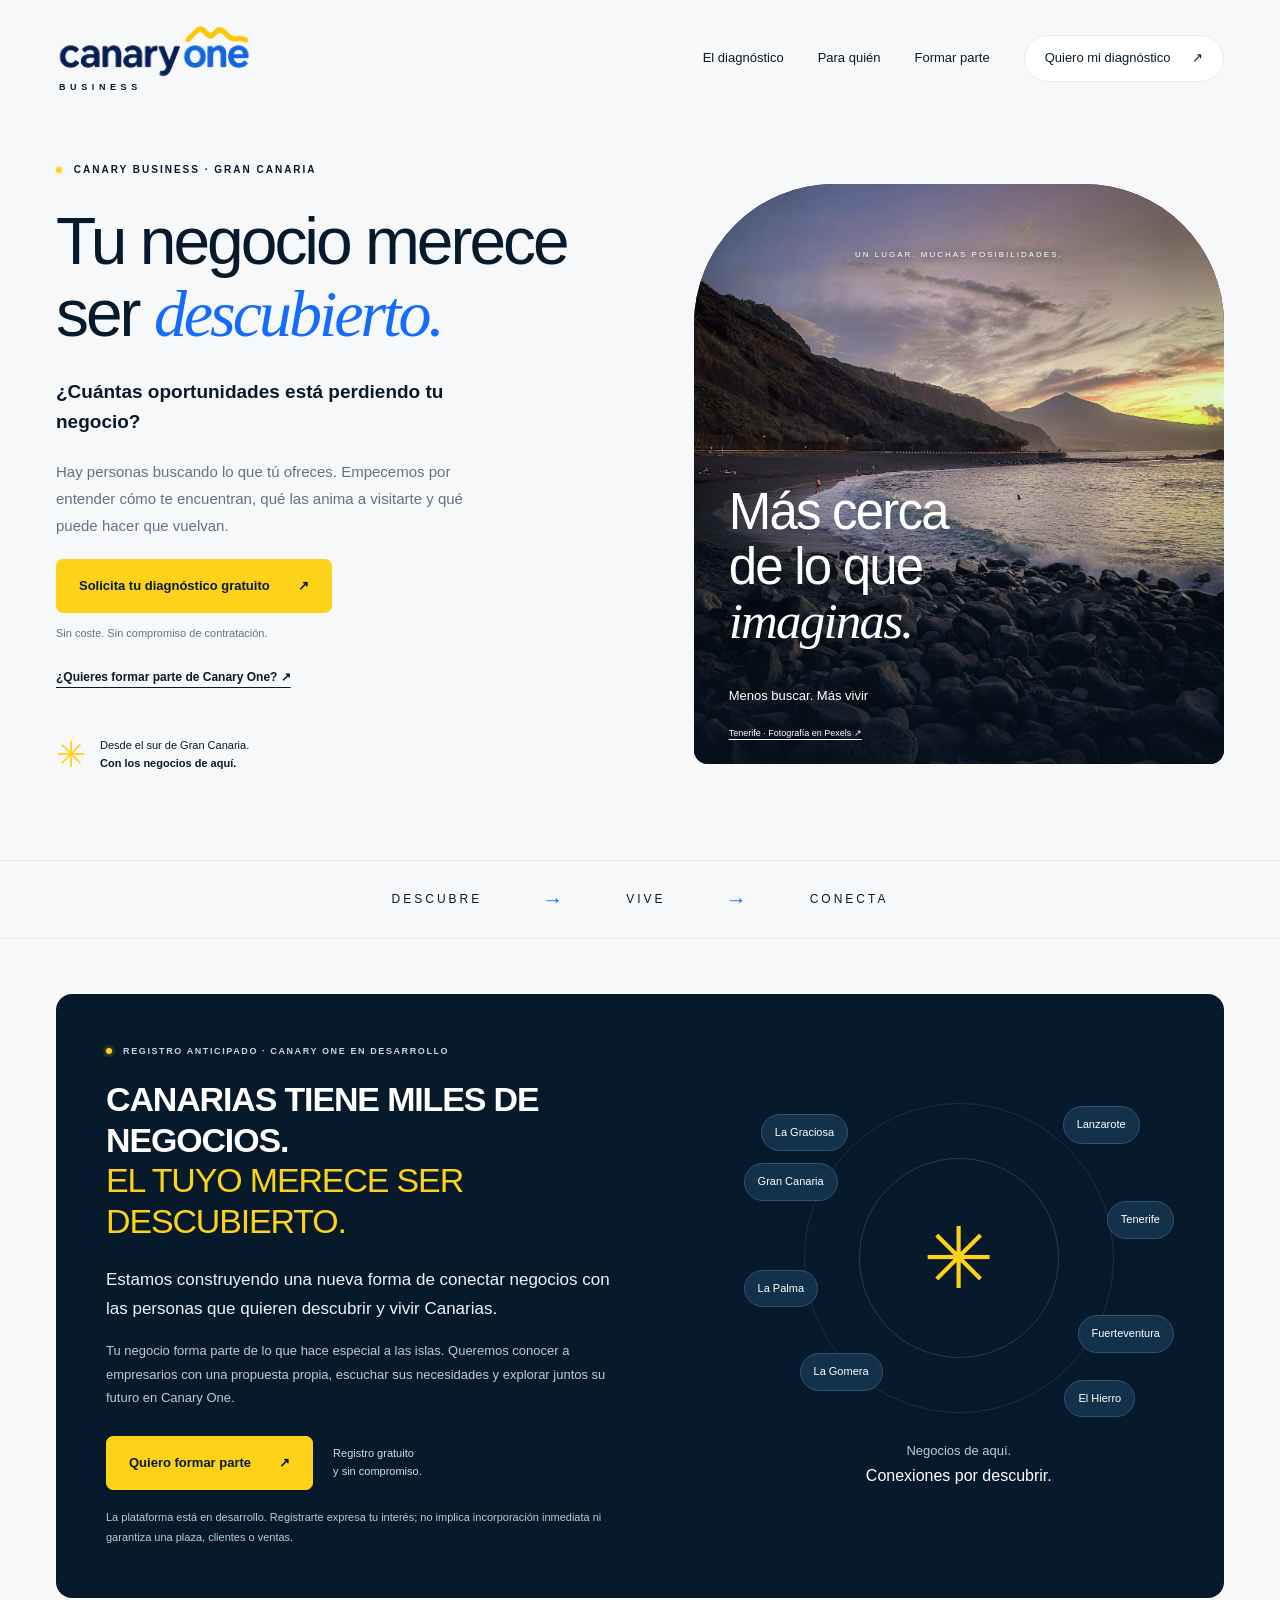
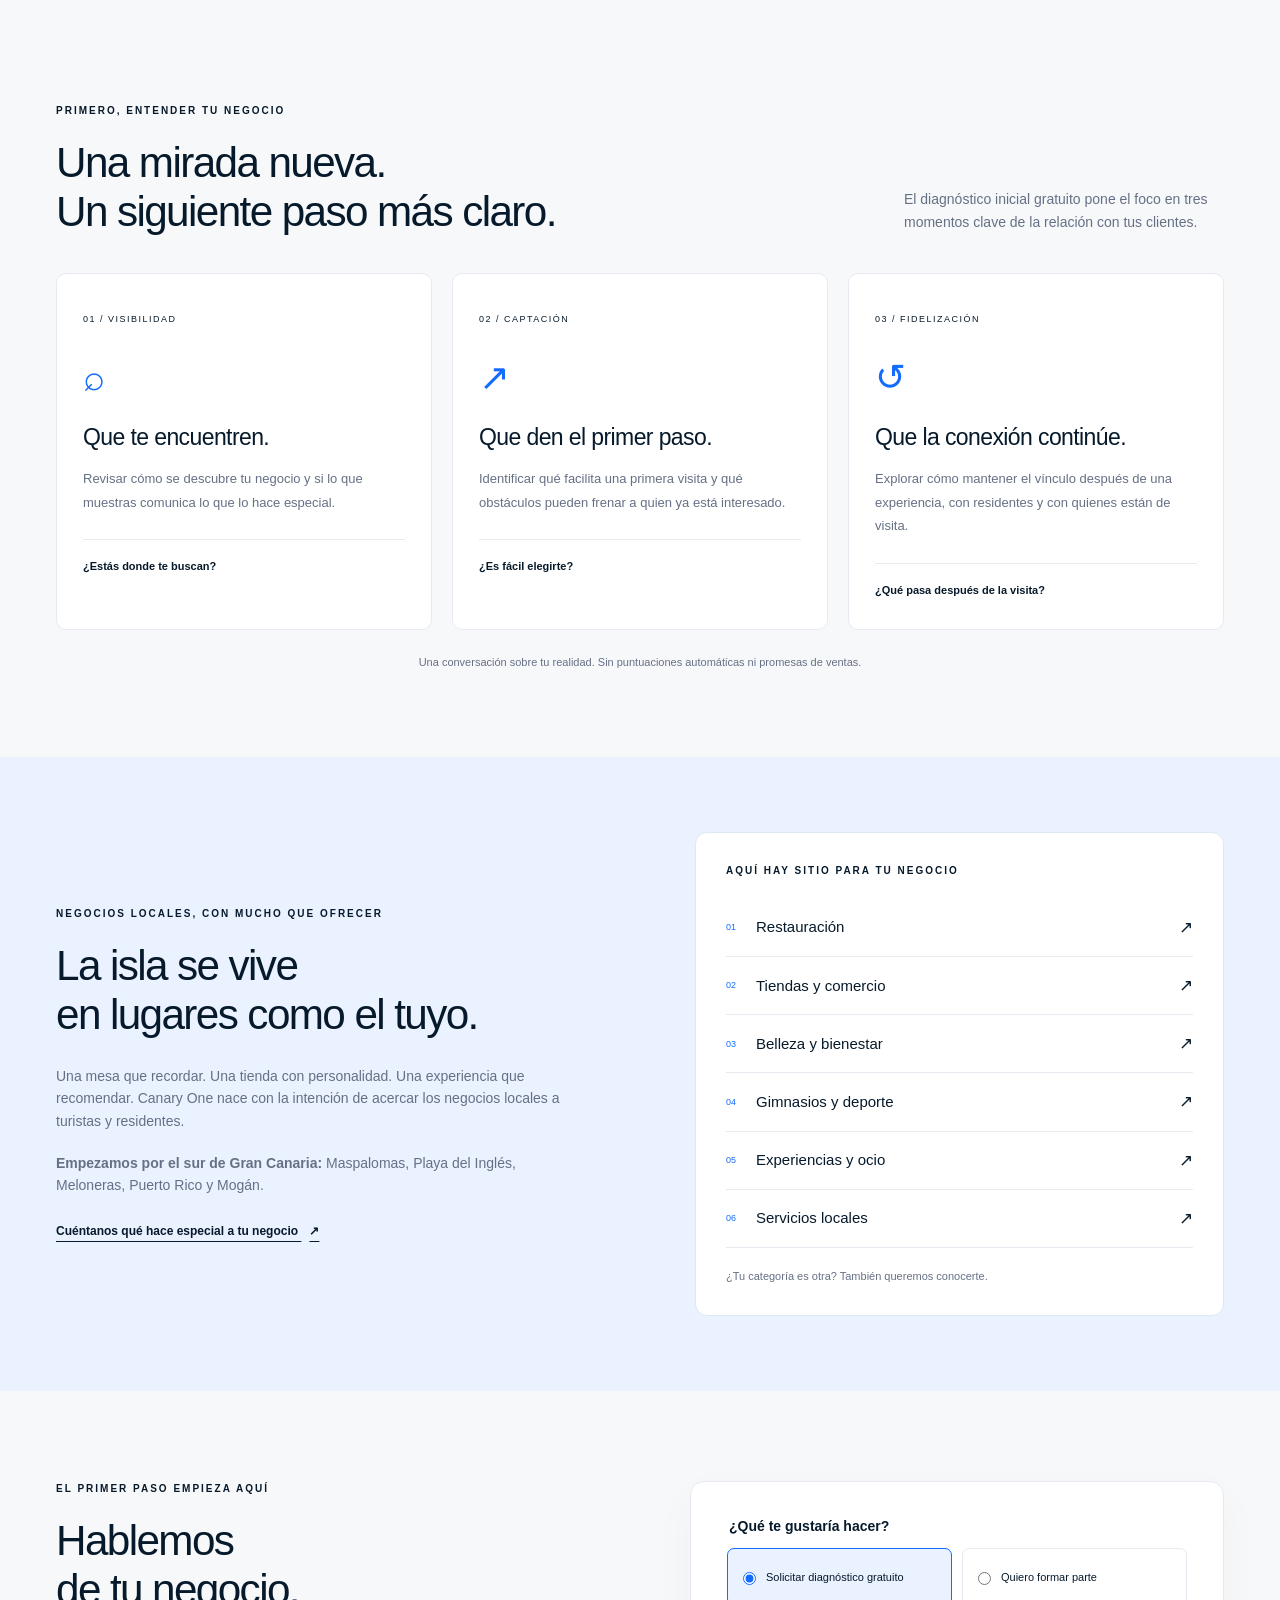
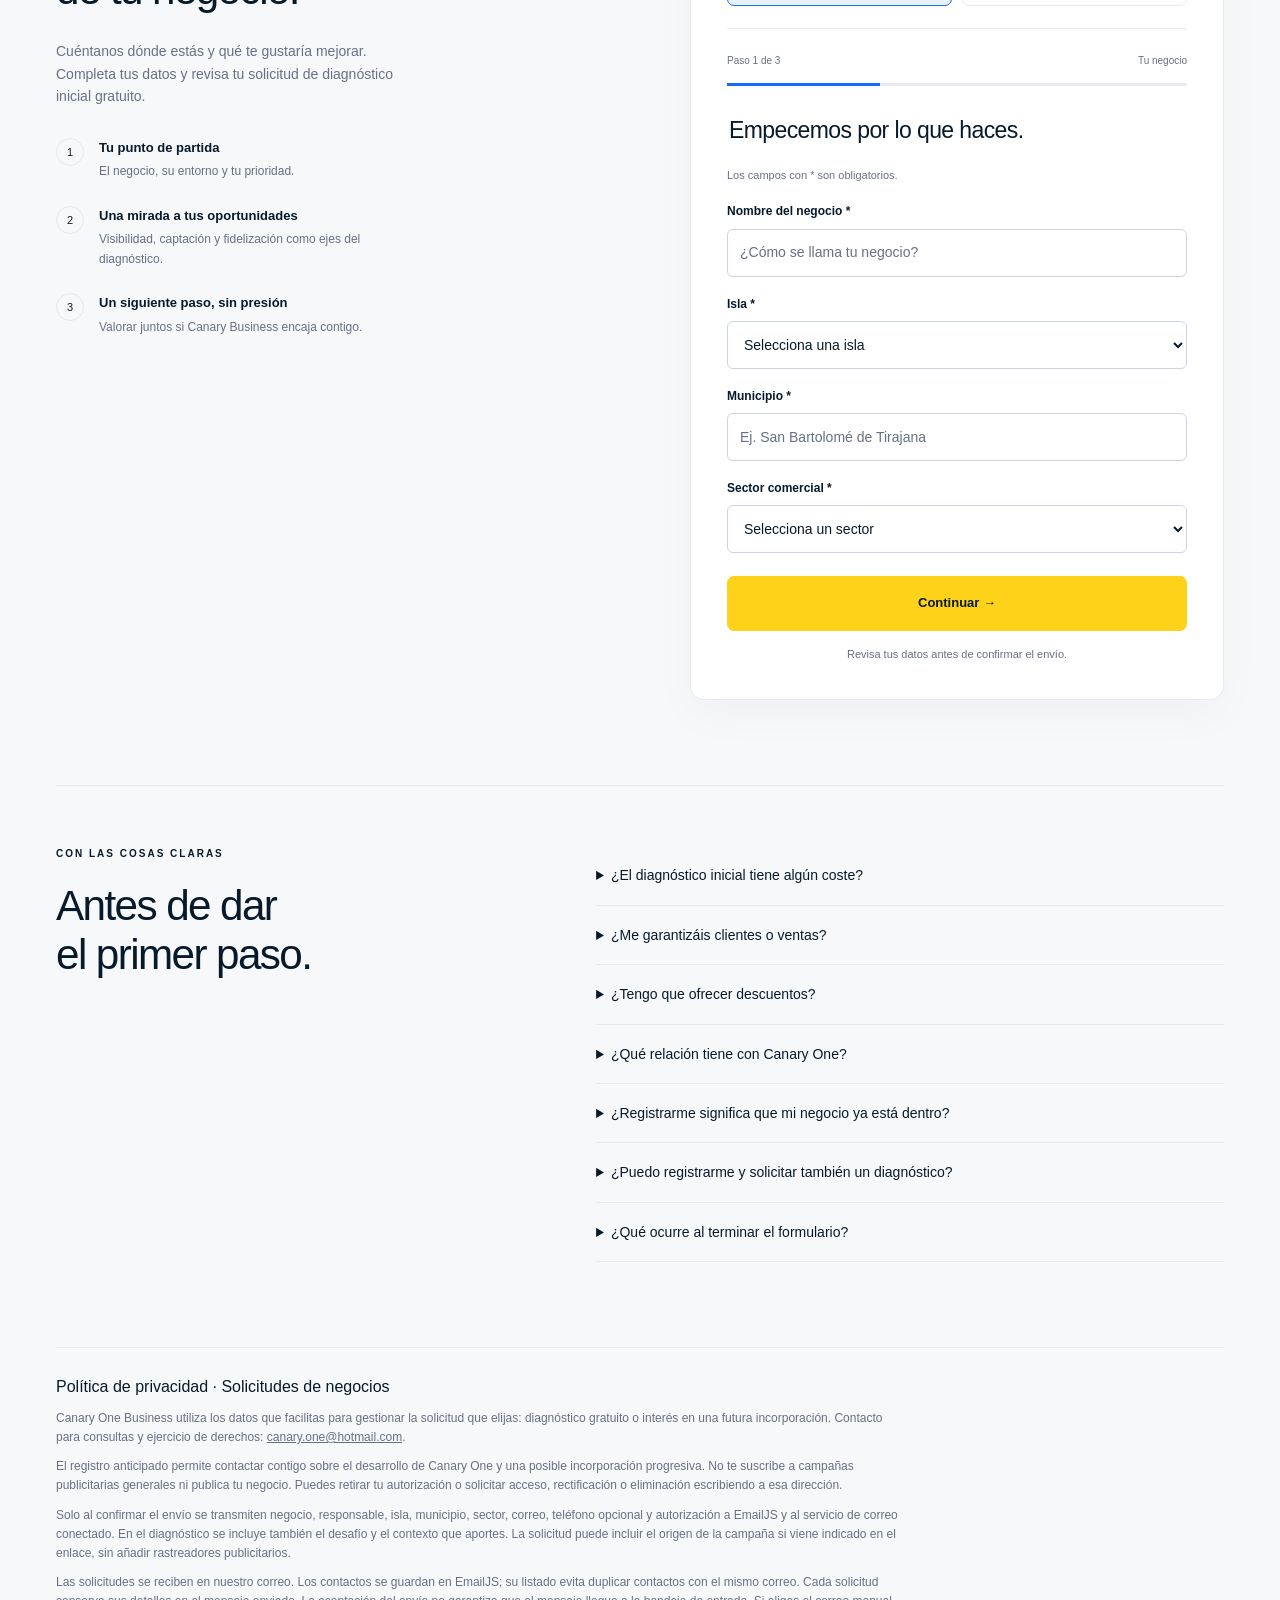
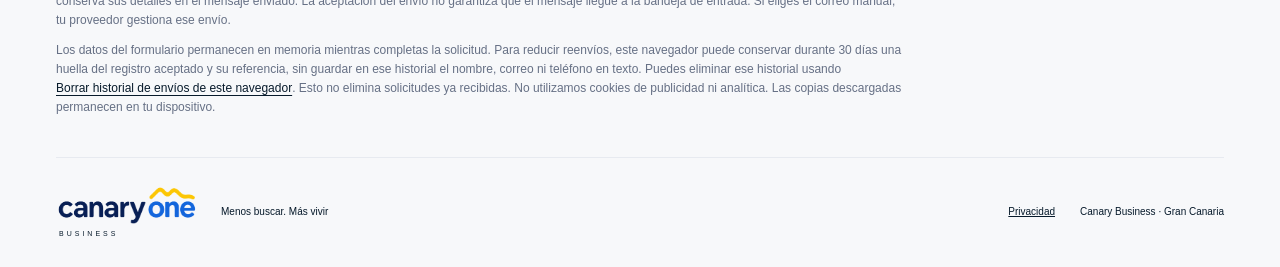
<file: index.html>
<!doctype html>
<html lang="es">
<head>
<meta charset="utf-8"><meta name="viewport" content="width=device-width, initial-scale=1">
<meta name="description" content="Canary Business. Diagnóstico inicial gratuito de visibilidad, captación y fidelización para negocios del sur de Gran Canaria.">
<meta name="theme-color" content="#071A2B"><title>Canary One Business · Tu próximo cliente está más cerca</title>
<link rel="icon" href="icon.svg" type="image/svg+xml"><link rel="stylesheet" href="styles.css?v=5"><script src="app.js?v=5" type="module"></script>
</head>
<body>
<a class="skip" href="#contenido">Saltar al contenido</a>
<header><a class="brand" href="#" aria-label="Canary One Business, inicio"><svg class="original-logo" viewBox="300 160 1580 430" role="img" aria-label="canary one"><image href="canary-one-logo-original.png" width="2171" height="724"/></svg><span class="business-label">BUSINESS</span></a><nav aria-label="Navegación principal"><a href="#diagnostico">El diagnóstico</a><a href="#negocios">Para quién</a><a href="#forma-parte">Formar parte</a><a class="nav-cta" href="#solicitud">Quiero mi diagnóstico <span aria-hidden="true">↗</span></a></nav></header>
<main id="contenido">
<section class="hero wrap">
<div class="hero-copy"><p class="eyebrow"><span class="dot"></span> CANARY BUSINESS · GRAN CANARIA</p><h1>Tu negocio merece<br>ser <em>descubierto.</em></h1><p class="lead">¿Cuántas oportunidades está perdiendo tu negocio?</p><p class="intro">Hay personas buscando lo que tú ofreces. Empecemos por entender cómo te encuentran, qué las anima a visitarte y qué puede hacer que vuelvan.</p><a class="button" href="#solicitud">Solicita tu diagnóstico gratuito <span aria-hidden="true">↗</span></a><p class="micro">Sin coste. Sin compromiso de contratación.</p><a class="text-link hero-early-link" href="#forma-parte">¿Quieres formar parte de Canary One? ↗</a><div class="hero-bottom"><span class="sun" aria-hidden="true">✳</span><span>Desde el sur de Gran Canaria.<br><strong>Con los negocios de aquí.</strong></span></div></div>
<figure class="hero-art"><img class="hero-photo" src="hero-tenerife.jpg" width="1400" height="1867" fetchpriority="high" alt="Atardecer sobre una playa de arena negra en Tenerife, con el Teide al fondo."><div class="photo-shade" aria-hidden="true"></div><div class="art-top">UN LUGAR. MUCHAS POSIBILIDADES.</div><div class="art-word">Más cerca<br>de lo que<br><i>imaginas.</i></div><figcaption class="art-label">Menos buscar. Más vivir</figcaption><a class="photo-credit" href="https://www.pexels.com/es-es/foto/atardecer-en-la-playa-de-arena-negra-volcanica-de-tenerife-30209122/" target="_blank" rel="noopener noreferrer">Tenerife · Fotografía en Pexels ↗</a></figure>
</section>
<div class="manifesto"><span>DESCUBRE</span><span aria-hidden="true">→</span><span>VIVE</span><span aria-hidden="true">→</span><span>CONECTA</span></div>
<section class="campaign-section wrap" id="forma-parte" aria-labelledby="campaign-title">
<div class="campaign-content"><p class="eyebrow campaign-badge"><span class="dot" aria-hidden="true"></span> REGISTRO ANTICIPADO · CANARY ONE EN DESARROLLO</p>
<h2 id="campaign-title">CANARIAS TIENE MILES DE NEGOCIOS.<br><em>EL TUYO MERECE SER DESCUBIERTO.</em></h2>
<p class="campaign-subtitle">Estamos construyendo una nueva forma de conectar negocios con las personas que quieren descubrir y vivir Canarias.</p>
<p class="campaign-description">Tu negocio forma parte de lo que hace especial a las islas. Queremos conocer a empresarios con una propuesta propia, escuchar sus necesidades y explorar juntos su futuro en Canary One.</p>
<div class="campaign-actions"><a class="button" data-intent="early_access" href="#solicitud">Quiero formar parte <span aria-hidden="true">↗</span></a><span>Registro gratuito<br>y sin compromiso.</span></div>
<p class="campaign-disclaimer">La plataforma está en desarrollo. Registrarte expresa tu interés; no implica incorporación inmediata ni garantiza una plaza, clientes o ventas.</p></div>
<div class="campaign-visual" aria-hidden="true"><div class="island-orbit orbit-one"></div><div class="island-orbit orbit-two"></div><div class="campaign-symbol">✳</div><span class="campaign-island island-a">Gran Canaria</span><span class="campaign-island island-b">Tenerife</span><span class="campaign-island island-c">Lanzarote</span><span class="campaign-island island-d">Fuerteventura</span><span class="campaign-island island-e">La Palma</span><span class="campaign-island island-f">La Gomera</span><span class="campaign-island island-g">El Hierro</span><span class="campaign-island island-h">La Graciosa</span><p class="campaign-visual-copy">Negocios de aquí.<br><strong>Conexiones por descubrir.</strong></p></div>
</section>
<section class="wrap section" id="diagnostico"><div class="section-heading"><div><p class="eyebrow">PRIMERO, ENTENDER TU NEGOCIO</p><h2>Una mirada nueva.<br>Un siguiente paso más claro.</h2></div><p>El diagnóstico inicial gratuito pone el foco en tres momentos clave de la relación con tus clientes.</p></div><div class="cards"><article><span class="number">01 / VISIBILIDAD</span><div class="line-icon" aria-hidden="true">⌕</div><h3>Que te encuentren.</h3><p>Revisar cómo se descubre tu negocio y si lo que muestras comunica lo que lo hace especial.</p><span class="card-question">¿Estás donde te buscan?</span></article><article><span class="number">02 / CAPTACIÓN</span><div class="line-icon" aria-hidden="true">↗</div><h3>Que den el primer paso.</h3><p>Identificar qué facilita una primera visita y qué obstáculos pueden frenar a quien ya está interesado.</p><span class="card-question">¿Es fácil elegirte?</span></article><article><span class="number">03 / FIDELIZACIÓN</span><div class="line-icon" aria-hidden="true">↺</div><h3>Que la conexión continúe.</h3><p>Explorar cómo mantener el vínculo después de una experiencia, con residentes y con quienes están de visita.</p><span class="card-question">¿Qué pasa después de la visita?</span></article></div><p class="under-cards">Una conversación sobre tu realidad. Sin puntuaciones automáticas ni promesas de ventas.</p></section>
<section class="local-section" id="negocios"><div class="wrap local-grid"><div><p class="eyebrow">NEGOCIOS LOCALES, CON MUCHO QUE OFRECER</p><h2>La isla se vive<br>en lugares como el tuyo.</h2><p>Una mesa que recordar. Una tienda con personalidad. Una experiencia que recomendar. Canary One nace con la intención de acercar los negocios locales a turistas y residentes.</p><p><strong>Empezamos por el sur de Gran Canaria:</strong> Maspalomas, Playa del Inglés, Meloneras, Puerto Rico y Mogán.</p><a class="text-link" href="#solicitud">Cuéntanos qué hace especial a tu negocio <span aria-hidden="true">↗</span></a></div><div class="category-board"><p class="eyebrow">AQUÍ HAY SITIO PARA TU NEGOCIO</p><ul><li><span>01</span> Restauración <b aria-hidden="true">↗</b></li><li><span>02</span> Tiendas y comercio <b aria-hidden="true">↗</b></li><li><span>03</span> Belleza y bienestar <b aria-hidden="true">↗</b></li><li><span>04</span> Gimnasios y deporte <b aria-hidden="true">↗</b></li><li><span>05</span> Experiencias y ocio <b aria-hidden="true">↗</b></li><li><span>06</span> Servicios locales <b aria-hidden="true">↗</b></li></ul><p>¿Tu categoría es otra? También queremos conocerte.</p></div></div></section>
<section class="wrap section form-section" id="solicitud"><div class="form-intro"><p class="eyebrow">EL PRIMER PASO EMPIEZA AQUÍ</p><h2>Hablemos<br>de tu negocio.</h2><p id="form-intro-copy">Cuéntanos dónde estás y qué te gustaría mejorar. Completa tus datos y revisa tu solicitud de diagnóstico inicial gratuito.</p><p class="early-expectations" id="early-expectations" hidden>Registro gratuito y sin compromiso. Te contactaremos sobre el desarrollo y una posible incorporación progresiva. Todavía no se crea un perfil público ni se activa una cuenta.</p><ol class="steps-explainer"><li><span>1</span><div><strong>Tu punto de partida</strong><p>El negocio, su entorno y tu prioridad.</p></div></li><li><span>2</span><div><strong>Una mirada a tus oportunidades</strong><p>Visibilidad, captación y fidelización como ejes del diagnóstico.</p></div></li><li><span>3</span><div><strong>Un siguiente paso, sin presión</strong><p>Valorar juntos si Canary Business encaja contigo.</p></div></li></ol></div>
<div class="form-card"><noscript><p class="notice">Activa JavaScript para completar el formulario o escríbenos a <a href="mailto:canary.one@hotmail.com">canary.one@hotmail.com</a>.</p></noscript><form id="lead-form" novalidate>
<fieldset class="intent-picker"><legend>¿Qué te gustaría hacer?</legend><div class="intent-options"><label><input type="radio" name="requestType" value="diagnostic" checked><span>Solicitar diagnóstico gratuito</span></label><label><input type="radio" name="requestType" value="early_access"><span>Quiero formar parte</span></label></div></fieldset><div class="progress-head"><span id="step-label" aria-live="polite" aria-atomic="true">Paso 1 de 3</span><span id="step-name">Tu negocio</span></div><div class="progress-track"><span id="progress"></span></div>
<fieldset data-step="0"><legend>Empecemos por lo que haces.</legend><p class="field-note">Los campos con * son obligatorios.</p><label for="business">Nombre del negocio *</label><input id="business" name="business" autocomplete="organization" maxlength="120" required placeholder="¿Cómo se llama tu negocio?">
<label for="location">Isla *</label><select id="location" name="location" required><option value="">Selecciona una isla</option><option>Gran Canaria</option><option>Tenerife</option><option>Lanzarote</option><option>Fuerteventura</option><option>La Palma</option><option>La Gomera</option><option>El Hierro</option><option>La Graciosa</option></select><label for="locality">Municipio *</label><input id="locality" name="locality" maxlength="120" required autocomplete="address-level2" placeholder="Ej. San Bartolomé de Tirajana">
<label for="category">Sector comercial *</label><select id="category" name="category" required><option value="">Selecciona un sector</option><option>Restauración</option><option>Tiendas y comercio</option><option>Belleza y bienestar</option><option>Gimnasios y deporte</option><option>Experiencias y ocio</option><option>Servicios locales</option><option>Otra categoría</option></select></fieldset>
<fieldset data-step="1" hidden disabled><legend>¿Qué te gustaría mejorar?</legend><p class="field-note">Elige tu desafío principal. *</p><div class="radio-options"><label><input type="radio" name="challenge" value="Visibilidad" required><span><strong>Que más personas me descubran</strong><small>Mejorar la visibilidad del negocio.</small></span></label><label><input type="radio" name="challenge" value="Captación" required><span><strong>Conseguir nuevos clientes</strong><small>Convertir el interés en una primera visita.</small></span></label><label><input type="radio" name="challenge" value="Fidelización" required><span><strong>Mantener la conexión</strong><small>Cuidar la relación después de la visita.</small></span></label><label><input type="radio" name="challenge" value="Por definir" required><span><strong>No lo tengo claro todavía</strong><small>Quiero entender por dónde empezar.</small></span></label></div><label for="context">¿Algo más que debamos saber? <span>(opcional)</span></label><textarea id="context" name="context" rows="3" maxlength="1000" placeholder="Cuéntanos brevemente tu situación, sin incluir datos sensibles."></textarea></fieldset>
<fieldset data-step="2" hidden disabled><legend>¿Con quién hablamos?</legend><label for="contact">Nombre del responsable *</label><input id="contact" name="contact" autocomplete="name" required maxlength="100"><label for="email">Correo electrónico *</label><input id="email" name="email" type="email" autocomplete="email" maxlength="180" required placeholder="tu@negocio.com"><label for="phone">Teléfono <span>(opcional)</span></label><input id="phone" name="phone" type="tel" autocomplete="tel" maxlength="30" placeholder="+34"><label class="checkbox"><input id="consent" name="consent" type="checkbox" required><span id="consent-text">Acepto la política de privacidad y autorizo el contacto para gestionar mi diagnóstico inicial gratuito. *</span></label><p class="field-note">No te suscribe a publicidad. Consulta la <a href="#privacidad">política de privacidad</a>.</p></fieldset>
<p id="form-error" class="error" role="alert" aria-live="assertive"></p><div class="form-actions"><button class="back" id="back" type="button" hidden>← Atrás</button><button class="button" id="next" type="submit" disabled>Continuar <span aria-hidden="true">→</span></button></div><p class="form-foot">Revisa tus datos antes de confirmar el envío.</p></form>
<section id="result" hidden aria-labelledby="result-title"><span class="result-icon" aria-hidden="true">✓</span><p class="eyebrow">LISTA PARA REVISAR</p><h3 id="result-title" tabindex="-1">Tu diagnóstico empieza aquí.<br>Revisa y confirma.</h3><p id="result-copy">Confirma el envío de tus datos para solicitar el diagnóstico inicial gratuito. No implica contratar un servicio ni reservar una cita.</p><dl id="summary"></dl><button class="button" id="send-request" type="button" disabled>Enviar solicitud</button><p id="send-status" role="status" aria-live="polite" class="field-note"></p><a class="text-button" id="email-request" href="mailto:canary.one@hotmail.com">Prefiero enviarla desde mi correo <span aria-hidden="true">↗</span></a><p class="field-note">También puedes <a id="download-email" href="#">descargar el correo preparado</a> o escribir a <a href="mailto:canary.one@hotmail.com">canary.one@hotmail.com</a>.</p><button class="text-button" id="download" type="button">Descargar mi solicitud <span aria-hidden="true">↓</span></button><button class="text-button" id="edit" type="button">Volver y editar</button><button class="text-button" id="clear" type="button">Borrar mis datos</button><p id="download-status" role="status" class="field-note"></p></section></div></section>
<section class="wrap faq section"><div><p class="eyebrow">CON LAS COSAS CLARAS</p><h2>Antes de dar <br>el primer paso.</h2></div><div><details><summary>¿El diagnóstico inicial tiene algún coste?</summary><p>La propuesta es un diagnóstico inicial gratuito, sin compromiso de contratar Canary Business. Completar esta página no activa una suscripción ni un pago.</p></details><details><summary>¿Me garantizáis clientes o ventas?</summary><p>No. El objetivo del diagnóstico es entender tu situación e identificar oportunidades. Los resultados dependerán de tu negocio, del contexto y de las acciones que se puedan llevar a cabo.</p></details><details><summary>¿Tengo que ofrecer descuentos?</summary><p>Preparar el diagnóstico no te compromete a crear ofertas ni descuentos. Empezamos por conocer tu negocio y lo que necesitan tus clientes.</p></details><details><summary>¿Qué relación tiene con Canary One?</summary><p>Canary Business es la propuesta para negocios dentro de Canary One. Mantenemos la narrativa Descubre → Vive → Conecta y los conceptos Canary ID, Canary Points y Canary Rewards. Sus detalles se presentarán en la fase correspondiente.</p></details><details><summary>¿Registrarme significa que mi negocio ya está dentro?</summary><p>No. Canary One está en desarrollo. El registro anticipado es gratuito y sin compromiso: nos permite conocer tu interés y contactar contigo sobre una posible incorporación progresiva. No crea un negocio público, no activa una cuenta y no garantiza una plaza, ventas ni una fecha de lanzamiento.</p></details><details><summary>¿Puedo registrarme y solicitar también un diagnóstico?</summary><p>Sí. Usa el mismo formulario y elige el tipo de solicitud. El diagnóstico es independiente del registro anticipado. Cada envío muestra el propósito que estás autorizando.</p></details><details><summary>¿Qué ocurre al terminar el formulario?</summary><p>Verás un resumen antes de confirmar. Si el envío desde la web está habilitado, se procesa mediante EmailJS y se muestra confirmación solo cuando el servicio lo acepta. También puedes enviar la solicitud desde tu correo a canary.one@hotmail.com. No se reserva una cita automáticamente.</p></details></div></section>
<section id="privacidad" class="wrap privacy"><h2>Política de privacidad · Solicitudes de negocios</h2>
<p>Canary One Business utiliza los datos que facilitas para gestionar la solicitud que elijas: diagnóstico gratuito o interés en una futura incorporación. Contacto para consultas y ejercicio de derechos: <a href="mailto:canary.one@hotmail.com">canary.one@hotmail.com</a>.</p>
<p>El registro anticipado permite contactar contigo sobre el desarrollo de Canary One y una posible incorporación progresiva. No te suscribe a campañas publicitarias generales ni publica tu negocio. Puedes retirar tu autorización o solicitar acceso, rectificación o eliminación escribiendo a esa dirección.</p>
<p>Solo al confirmar el envío se transmiten negocio, responsable, isla, municipio, sector, correo, teléfono opcional y autorización a EmailJS y al servicio de correo conectado. En el diagnóstico se incluye también el desafío y el contexto que aportes. La solicitud puede incluir el origen de la campaña si viene indicado en el enlace, sin añadir rastreadores publicitarios.</p>
<p>Las solicitudes se reciben en nuestro correo. Los contactos se guardan en EmailJS; su listado evita duplicar contactos con el mismo correo. Cada solicitud conserva sus detalles en el mensaje enviado. La aceptación del envío no garantiza que el mensaje llegue a la bandeja de entrada. Si eliges el correo manual, tu proveedor gestiona ese envío.</p>
<p>Los datos del formulario permanecen en memoria mientras completas la solicitud. Para reducir reenvíos, este navegador puede conservar durante 30 días una huella del registro aceptado y su referencia, sin guardar en ese historial el nombre, correo ni teléfono en texto. Puedes eliminar ese historial usando <button type="button" class="privacy-reset" id="clear-send-history">Borrar historial de envíos de este navegador</button>. Esto no elimina solicitudes ya recibidas. No utilizamos cookies de publicidad ni analítica. Las copias descargadas permanecen en tu dispositivo.</p><p id="privacy-status" role="status"></p>
</section>
</main><footer class="wrap"><a class="brand footer-brand" href="#" aria-label="Canary One Business, inicio"><svg class="original-logo" viewBox="300 160 1580 430" role="img" aria-label="canary one"><image href="canary-one-logo-original.png" width="2171" height="724"/></svg><span class="business-label">BUSINESS</span></a><p>Menos buscar. Más vivir</p><a href="#privacidad">Privacidad</a><span>Canary Business · Gran Canaria</span></footer>
</body></html>
</file>
<file: styles.css>
:root{--ink:#071a2b;--muted:#667085;--cream:#f7f8fa;--lime:#ffd21a;--line:#e7eaf0;--serif:Georgia,'Times New Roman',serif}*{box-sizing:border-box}html{scroll-behavior:smooth;scroll-padding-top:95px}body{margin:0;color:var(--ink);background:var(--cream);font:16px/1.6 -apple-system,BlinkMacSystemFont,'Segoe UI',sans-serif}a{color:inherit}button,input,select,textarea{font:inherit}button,a,input,select,textarea,summary{-webkit-tap-highlight-color:transparent}a,button{touch-action:manipulation}button{cursor:pointer}button:focus-visible,a:focus-visible,summary:focus-visible{outline:3px solid #146cff;outline-offset:5px}input:focus,select:focus,textarea:focus{outline:2px solid #146cff;outline-offset:2px}[hidden]{display:none!important}.wrap{max-width:1240px;width:calc(100% - 112px);margin:auto}.skip{position:fixed;top:-80px;background:white;padding:14px;z-index:100}.skip:focus{top:5px}header{max-width:1440px;margin:auto;padding:24px 56px;display:flex;align-items:center;justify-content:space-between;gap:24px}.brand{display:flex;flex-direction:column;align-items:flex-start;gap:5px;text-decoration:none;width:194px;flex-shrink:0}.original-logo{display:block;width:100%;height:auto;overflow:visible}.business-label{display:block;font-size:9px;font-weight:700;letter-spacing:4.6px;line-height:1.3;margin-left:3px;color:var(--ink)}nav{display:flex;gap:34px;align-items:center;font-size:13px}nav a{text-decoration:none}.nav-cta{border:1px solid var(--ink);border-radius:30px;padding:12px 20px}.nav-cta span{margin-left:18px}.hero{display:grid;grid-template-columns:1.08fr 1fr;gap:65px;padding-top:45px;padding-bottom:75px;align-items:center}.eyebrow{font-size:10px;letter-spacing:2px;font-weight:650}.dot{display:inline-block;width:6px;height:6px;background:#146cff;border-radius:50%;margin-right:7px}h1{font-size:clamp(44px,5.15vw,74px);line-height:1.08;letter-spacing:-3px;font-weight:450;margin:28px 0}h1 em{font-family:var(--serif);font-weight:400;color:#146cff}p{margin:0 0 20px}.lead{font-size:19px;font-weight:550;max-width:420px}.intro{max-width:430px;color:var(--muted);font-size:15px;line-height:1.8}.button{display:inline-flex;align-items:center;justify-content:center;gap:28px;background:var(--lime);color:var(--ink);border:1px solid var(--lime);border-radius:7px;padding:16px 22px;font-size:13px;text-decoration:none;font-weight:600;transition:background .15s,transform .15s}.button:hover{background:#f5c900;transform:translateY(-1px)}.micro{font-size:11px;color:var(--muted);margin-top:12px}.hero-bottom{display:flex;gap:14px;align-items:center;margin-top:35px;font-size:11px;line-height:1.7}.sun{font-size:36px;color:#ffd21a}.hero-art{margin:0;height:580px;position:relative;isolation:isolate;background:var(--ink);border-radius:140px 140px 14px 14px;overflow:hidden;color:white}.hero-photo{display:block;width:100%;height:100%;object-fit:cover;object-position:50% 62%;position:absolute;inset:0}.photo-shade{position:absolute;inset:0;background:linear-gradient(180deg,#071a2b24 0%,#071a2b08 45%,#071a2b94 100%)}.art-top{position:absolute;top:65px;left:20px;right:20px;text-align:center;font-size:8px;letter-spacing:2px;color:#fff;text-shadow:0 1px 8px #071a2b}.art-word{position:absolute;bottom:115px;left:35px;font-size:51px;line-height:1.07;letter-spacing:-1.8px;color:#fff;text-shadow:0 2px 20px #071a2b99}.art-word i{font-family:var(--serif);font-weight:400}.art-label{position:absolute;bottom:57px;left:35px;font-size:13px;font-weight:500;color:#fff}.photo-credit{position:absolute;bottom:23px;left:35px;font-size:9px;color:#fff;text-underline-offset:3px}.sun{font-size:36px;color:var(--lime)}.manifesto{border-top:1px solid var(--line);border-bottom:1px solid var(--line);display:flex;justify-content:center;align-items:center;gap:60px;padding:22px;font-size:12px;letter-spacing:3px}.manifesto span:nth-child(even){font-size:21px;color:#146cff}.section{padding-top:90px;padding-bottom:85px}.section-heading{display:flex;align-items:flex-end;gap:70px;justify-content:space-between;margin-bottom:36px}h2{font-size:clamp(31px,3.3vw,45px);line-height:1.16;font-weight:450;letter-spacing:-1.6px;margin:18px 0 0}.section-heading>p{max-width:320px;color:var(--muted);font-size:14px;margin-bottom:4px}.cards{display:grid;grid-template-columns:repeat(3,1fr);gap:20px}.cards article{border:1px solid var(--line);padding:30px 26px;background:#ffffff50;border-radius:10px}.number{font-size:9px;letter-spacing:1.5px}.line-icon{font-size:37px;height:65px;margin:18px 0 5px}h3{font-size:23px;font-weight:500;line-height:1.3;letter-spacing:-.6px;margin:10px 0 15px}.cards p{font-size:13px;color:var(--muted);line-height:1.8}.card-question{display:block;padding-top:18px;margin-top:25px;border-top:1px solid var(--line);font-size:11px;font-weight:600}.under-cards{font-size:11px;text-align:center;color:var(--muted);margin:24px 0 0}.local-section{background:#eaf1ff;padding:75px 0}.local-grid{display:grid;grid-template-columns:1fr 1fr;gap:110px;align-items:center}.local-grid h2{margin-bottom:25px}.local-grid p:not(.eyebrow){font-size:14px;color:#667085}.text-link{font-size:12px;font-weight:600;text-underline-offset:6px}.text-link span{margin-left:8px}.category-board{background:#ffffff;border:1px solid #dfe8f2;border-radius:12px;padding:30px}.category-board ul{list-style:none;padding:0;margin:0 0 20px}.category-board li{padding:15px 0;border-bottom:1px solid var(--line);display:flex;gap:20px;font-size:15px;align-items:center}.category-board li span{font-size:9px;color:#146cff}.category-board b{margin-left:auto;font-size:17px;font-weight:400}.category-board p:last-child{font-size:11px;margin:0}.form-section{display:grid;grid-template-columns:1fr 1fr;gap:100px;align-items:start}.form-intro>p:not(.eyebrow){font-size:14px;max-width:365px;margin-top:25px;color:var(--muted)}.steps-explainer{list-style:none;margin:30px 0;padding:0}.steps-explainer li{display:flex;gap:15px;margin-bottom:24px;font-size:13px}.steps-explainer li>span{border:1px solid #dfe8f2;flex-shrink:0;border-radius:50%;width:28px;height:28px;text-align:center;line-height:27px;font-size:11px}.steps-explainer p{font-size:12px;color:var(--muted);margin:4px 0 0;max-width:290px}.notice{background:#fff7cc;padding:17px 20px;border-radius:7px;font-size:11px;line-height:1.7}.notice p{margin:5px 0 0;color:#667085}.form-card{background:#fff;border:1px solid var(--line);border-radius:14px;padding:36px;box-shadow:0 15px 45px #071a2b08}.progress-head{display:flex;justify-content:space-between;font-size:10px;color:var(--muted)}.progress-track{height:3px;background:#e7eaf0;margin:14px 0 30px;border-radius:5px}.progress-track span{display:block;background:#146cff;width:33.333%;height:100%;transition:width .3s}fieldset{padding:0;border:0;margin:0;min-width:0}legend{font-size:23px;letter-spacing:-.6px;line-height:1.25;margin-bottom:12px;max-width:100%}label{display:block;font-size:12px;font-weight:600;margin:18px 0 7px}label span:not(.radio-options span){font-weight:400}input:not([type=checkbox]):not([type=radio]),select,textarea{display:block;width:100%;min-height:48px;border:1px solid #cbd5e1;border-radius:6px;background:#fff;color:var(--ink);padding:11px 12px;font-size:14px}textarea{resize:vertical}input::placeholder,textarea::placeholder{color:#667085;opacity:1}.field-note{font-size:11px;color:var(--muted);line-height:1.6;margin:10px 0}.radio-options label{display:flex;gap:12px;align-items:center;border:1px solid #dfe8f2;border-radius:7px;padding:14px;margin:10px 0;cursor:pointer}.radio-options label:has(input:checked){border-color:#146cff;background:#eaf1ff}.radio-options input,.checkbox input{accent-color:#146cff;width:17px;height:17px;flex-shrink:0}.radio-options strong{display:block;font-size:12px}.radio-options small{display:block;color:var(--muted);font-weight:400;margin-top:3px;font-size:10px}.checkbox{display:flex;align-items:flex-start;gap:10px;font-size:11px;line-height:1.7}.checkbox input{margin:3px 0}.form-actions{display:flex;gap:15px;margin-top:23px}.form-actions>.button{flex:1}.back{border:0;background:transparent;color:var(--ink);font-size:12px;padding:10px}.form-foot{font-size:10px;text-align:center;color:var(--muted);margin:15px 0 0}.error{font-size:12px;color:#b42318;margin:14px 0 0}.result-icon{display:inline-grid;place-items:center;border-radius:50%;background:var(--lime);font-size:23px;width:45px;height:45px;margin-bottom:20px}#result>p:not(.eyebrow){font-size:13px;color:var(--muted)}#summary{margin:25px 0;padding:18px;background:#f7f8fa;border-radius:8px;overflow-wrap:anywhere}#summary dt{font-size:10px;color:var(--muted);margin-top:10px}#summary dt:first-child{margin-top:0}#summary dd{margin:0;font-size:13px;white-space:pre-wrap}#result .button{width:100%}.text-button{display:block;margin:16px auto 0;background:transparent;border:0;text-decoration:underline;text-underline-offset:4px;font-size:12px;color:var(--ink)}.faq{border-top:1px solid var(--line);display:grid;grid-template-columns:1fr 1.35fr;gap:75px;padding-top:60px}details{border-bottom:1px solid var(--line);padding:18px 0}summary{cursor:pointer;font-size:14px;font-weight:500;padding-right:20px}details p{font-size:13px;color:var(--muted);margin:15px 0 0}.privacy{border-top:1px solid var(--line);padding-top:30px;padding-bottom:30px}.privacy h2{font-size:16px;letter-spacing:0;margin:0 0 12px}.privacy p{font-size:11px;max-width:850px;color:var(--muted);margin-bottom:10px}footer{display:flex;align-items:center;gap:25px;padding-top:28px;padding-bottom:28px;border-top:1px solid var(--line);font-size:10px}footer p{margin:0}footer>a:not(.footer-brand){margin-left:auto}.footer-brand{font-size:23px;font-weight:650;letter-spacing:-1px;text-decoration:none}.footer-brand span{font-weight:350}@media(min-width:1440px){.hero{gap:90px}}@media(max-width:1000px){.wrap{width:calc(100% - 64px)}header{padding:24px 32px}.hero{gap:35px}.hero-art{height:530px}h1{letter-spacing:-2px}.art-word{font-size:46px;left:25px}.form-section,.local-grid{gap:45px}.cards article{padding:23px 20px}.section-heading{gap:35px}.form-card{padding:26px}}@media(max-width:700px){.wrap{width:calc(100% - 40px)}header{padding:21px 20px}.brand{width:158px}nav>a:not(.nav-cta){display:none}.nav-cta{font-size:10px;padding:10px 12px}.nav-cta span{margin-left:8px}.hero{grid-template-columns:1fr;gap:35px;padding-top:28px;padding-bottom:40px}h1{font-size:clamp(43px,10vw,65px);margin:23px 0}.hero-copy .eyebrow{font-size:9px;letter-spacing:1.4px}.lead{font-size:18px}.intro{font-size:14px}.hero-bottom{display:none}.hero-art{height:390px;border-radius:100px 100px 10px 10px}.art-top{top:25px}.art-word{bottom:106px;left:27px;font-size:42px}.art-label{bottom:52px;left:27px}.photo-credit{bottom:22px;left:27px}.manifesto{gap:17px;font-size:9px;letter-spacing:2px;padding:16px}.section{padding-top:55px;padding-bottom:50px}.section-heading{display:block;margin-bottom:25px}.section-heading>p{margin-top:22px;max-width:100%}.cards{grid-template-columns:1fr;gap:14px}.line-icon{height:48px;margin:8px 0 0}.cards article{padding:25px}.card-question{margin-top:18px;padding-top:14px}.local-section{padding:50px 0}.local-grid,.form-section,.faq{grid-template-columns:1fr;gap:30px}.local-grid h2{margin-bottom:20px}.form-intro>p:not(.eyebrow){max-width:100%}.steps-explainer{margin:25px 0}.category-board{padding:24px}.form-card{padding:25px 20px}.faq{padding-top:45px}.faq h2 br{display:none}footer{flex-wrap:wrap;gap:15px}footer>span{width:100%}footer p{font-size:9px}.privacy{padding-top:25px}.button{gap:20px;padding:16px 18px}.under-cards{line-height:1.7}}@media(prefers-reduced-motion:reduce){html{scroll-behavior:auto}*,*::before,*::after{transition:none!important}}

/* Brand and accessibility refinements */
.nav-cta{border-color:var(--line);background:#fff}.nav-cta:hover{border-color:var(--ink)}.dot{background:var(--lime);box-shadow:0 0 0 3px #ffd21a22}.cards article{background:#fff}.line-icon{color:#146cff}.notice strong{color:#071a2b}.radio-options label:has(input:focus-visible){outline:2px solid #146cff;outline-offset:2px}.button:disabled{cursor:not-allowed;opacity:.55}.form-foot{font-size:11px}.privacy p{font-size:12px}footer .footer-brand{width:140px}.footer-brand .business-label{font-size:7px;letter-spacing:3px}input[aria-invalid=true],select[aria-invalid=true],textarea[aria-invalid=true]{border-color:#b42318}@media(max-width:380px){header{gap:10px}.brand{width:139px}.nav-cta{font-size:9px;padding:10px}.nav-cta span{margin-left:5px}}

/* Captación anticipada: extensión del diseño existente. */
.hero-early-link{display:inline-block;margin-top:4px;font-size:12px}.campaign-section{display:grid;grid-template-columns:1.4fr 1fr;gap:35px;margin-top:55px;margin-bottom:15px;padding:50px;border-radius:16px;background:var(--ink);color:#fff;position:relative;overflow:hidden;isolation:isolate;scroll-margin-top:25px}.campaign-badge{font-size:9px;letter-spacing:1.6px;color:#c7d3e0}.campaign-section h2{font-size:clamp(26px,2.65vw,38px);font-weight:600;letter-spacing:-1.1px;line-height:1.2;max-width:620px}.campaign-section h2 em{color:#ffd21a;font-style:normal;font-weight:500}.campaign-subtitle{font-size:17px;line-height:1.7;color:#eff3f8;max-width:520px;margin:24px 0 16px}.campaign-description{font-size:13px;line-height:1.8;color:#bdc9d7;max-width:500px}.campaign-actions{display:flex;align-items:center;gap:20px;margin:26px 0 18px}.campaign-actions>span{font-size:11px;line-height:1.6;color:#d3dce5}.campaign-disclaimer{font-size:11px;line-height:1.8;color:#bdc9d7;max-width:500px;margin-bottom:0}.campaign-visual{position:relative;min-height:380px;align-self:center}.island-orbit{position:absolute;border:1px solid #ffffff18;border-radius:50%;width:310px;height:310px;left:50%;top:40%;transform:translate(-50%,-50%)}.orbit-two{width:200px;height:200px;border-color:#ffffff24}.campaign-symbol{position:absolute;left:50%;top:40%;transform:translate(-50%,-50%);color:#ffd21a;font-size:85px;line-height:1}.campaign-island{position:absolute;font-size:11px;background:#12314a;padding:9px 13px;border:1px solid #36516a;border-radius:25px;white-space:nowrap}.island-a{top:15%;left:0}.island-b{top:25%;right:0}.island-c{top:0;right:8%}.island-d{top:55%;right:0}.island-e{top:43%;left:0}.island-f{top:65%;left:13%}.island-g{top:72%;right:9%}.island-h{top:2%;left:4%}.campaign-visual-copy{position:absolute;bottom:-5px;left:0;right:0;text-align:center;font-size:13px;color:#bdc9d7;line-height:1.8;margin:0}.campaign-visual-copy strong{font-size:16px;font-weight:500;color:white}.intent-picker{border:0;border-bottom:1px solid var(--line);padding-bottom:22px;margin-bottom:24px}.intent-picker legend{font-size:14px;letter-spacing:0;font-weight:600}.intent-options{display:grid;grid-template-columns:1fr 1fr;gap:10px}.intent-options label{display:flex;align-items:center;gap:7px;margin:0;border:1px solid var(--line);border-radius:7px;padding:12px 10px;cursor:pointer;font-size:11px;line-height:1.5;min-height:58px}.intent-options label:has(input:checked){border-color:#146cff;background:#eaf1ff}.intent-options input{accent-color:#146cff;flex-shrink:0}.early-expectations{background:#fff7cc;padding:16px 18px;border-radius:7px;font-size:12px!important;color:#475467!important}.privacy-reset{border:0;padding:0;background:none;color:var(--ink);text-decoration:underline;text-underline-offset:3px;font:inherit;cursor:pointer}.intent-options label:has(input:focus-visible){outline:2px solid #146cff;outline-offset:3px}#send-status{padding:12px 0;line-height:1.8}#result[data-state=sent] .result-icon{background:#eaf1ff;color:#146cff}#result[data-state=review] .result-icon{background:#eaf1ff;color:#146cff}.text-button[aria-disabled=true]{pointer-events:none;opacity:.5}@media(max-width:1000px){.campaign-section{padding:35px;gap:20px;grid-template-columns:1.4fr 1fr}.campaign-visual{transform:scale(.9)}}@media(max-width:700px){.campaign-section{display:block;padding:28px 23px;margin-top:35px}.campaign-badge{font-size:8px;letter-spacing:1.2px;line-height:1.9}.campaign-section h2{font-size:27px;letter-spacing:-.8px}.campaign-subtitle{font-size:15px}.campaign-description{font-size:12px}.campaign-actions{gap:14px}.campaign-actions .button{gap:12px;white-space:nowrap;font-size:12px;padding:15px}.campaign-actions>span{font-size:10px}.campaign-visual{min-height:290px;margin-top:28px;transform:none;max-width:330px;margin-left:auto;margin-right:auto}.island-orbit{width:240px;height:240px}.orbit-two{width:150px;height:150px}.campaign-symbol{font-size:64px}.campaign-island{font-size:9px;padding:7px 10px}.campaign-visual-copy{bottom:0;font-size:11px}.campaign-visual-copy strong{font-size:14px}.intent-options{grid-template-columns:1fr}.intent-options label{min-height:45px;font-size:12px}.campaign-disclaimer{font-size:11px}}@media(max-width:360px){.campaign-actions{align-items:flex-start;flex-direction:column}.campaign-actions>span br{display:none}.campaign-section h2{font-size:24px}.campaign-section{padding:25px 19px}}
/* Keep the original header within tablet widths after adding the campaign link. */
@media(max-width:1100px){nav>a[href="#forma-parte"]{display:none}}
@media(max-width:700px){input:not([type=checkbox]):not([type=radio]),select,textarea{font-size:16px}.text-button{min-height:44px;display:flex;align-items:center;justify-content:center;line-height:1.5}.checkbox{padding:4px 0}.intent-options label{min-height:48px}}
</file>
